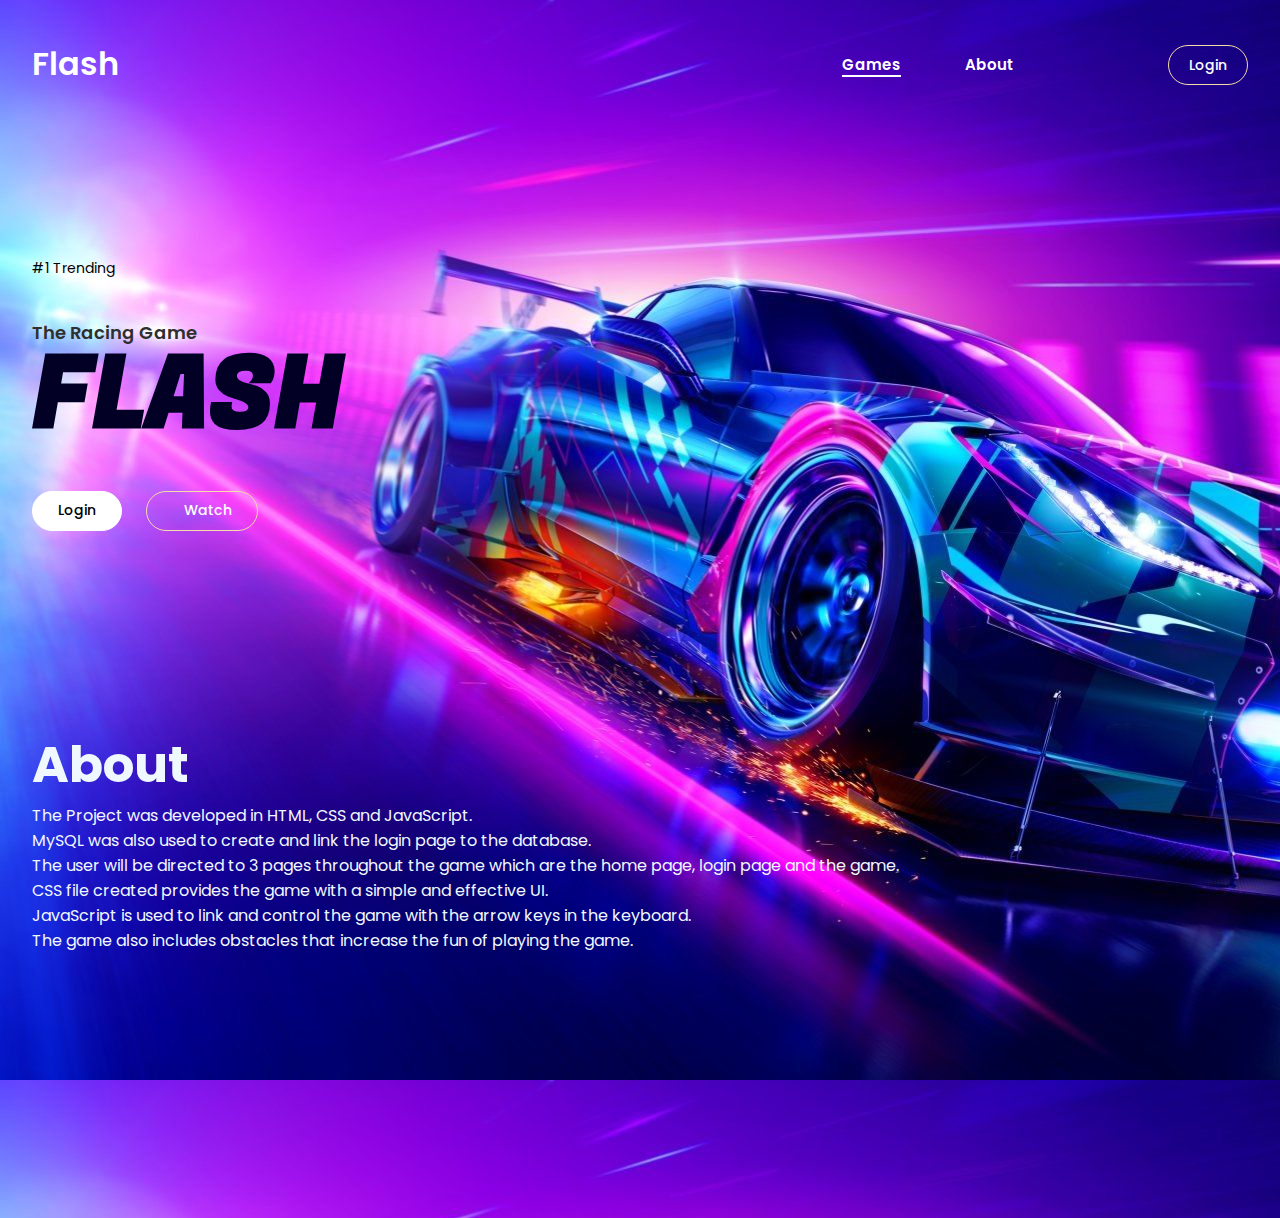
<file: GAME1.HTML>
<!DOCTYPE html>
<html lang="en">
<head>

   <title>FLASH</title>
   <link rel="stylesheet" href="style.css">
  
   <link rel="preconnect" href="https://fonts.googleapis.com">
   <link rel="preconnect" href="https://fonts.gstatic.com" crossorigin>
   <link href="https://fonts.googleapis.com/css2?family=Fugaz+One&family=Poppins:wght@100;200;300;400;600;700;800&display=swap" rel="stylesheet">
   
   <link rel="stylesheet" href="https://cdnjs.cloudflare.com/ajax/libs/font-awesome/6.2.1/css/all.min.css" integrity="sha512-MV7K8+y+gLIBoVD59lQIYicR65iaqukzvf/nwasF0nqhPay5w/9lJmVM2hMDcnK1OnMGCdVK+iQrJ7lzPJQd1w==" crossorigin="anonymous" referrerpolicy="no-referrer" />
   
   
</head>
<body>
   <section class="hero">
     <div class="main-width">
       <header>
         <div class="logo">
         <h2><a href="#">Flash <i class="fa-solid fa-bolt"></i></a></h2>
         </div>
         
         <nav>
            <ul>
              <li class="active"><a href="GAME1.HTML">Games</a></li>
                <li><a href="#about">About</a></li>
                  <!-- <li><a href="#">Faq</a></li>
                    <li><a href="#">Chat</a></li> -->
                      <li class="btn"><a href="login.html">Login</a></li>
            
            </ul>
         
         
         </nav>
       
       </header>
       <div class="content">
           <div class="main-text">
           <h6>#1 Trending</h6>
           <h3>The Racing Game</h3>
           <h1>FLASH</h1>
         
         
           <a href="login.html">Login</a>
           <a href="https://www.youtube.com/watch?v=9ewiJJe_nYI" class="cta"><i class="fa-solid fa-play"></i>Watch</a>
           
           
           </div>
           <div id="about">
            <h1 style="font-size: 50px ;color: aliceblue; position: relative; padding-top:12%; ">
                  About
            </h1>
            <P style="color: aliceblue">
             The Project was developed in HTML, CSS and JavaScript. </br>
             MySQL was also used to create and link the login page to the database.  </br>
             The user will be directed to 3 pages throughout the game which are the home page, login page and the game.  </br>
             CSS file created provides the game with a simple and effective UI. </br>
              JavaScript is used to link and control the game with the arrow keys in the keyboard. </br>
             The game also includes obstacles that increase the fun of playing the game.  </br>
            </P>

          </div>
           
           <div class="social">
           
               <a href="#"><i class="fa-brands fa-windows"></i></a> 
              
               <a href="#"><i class="fa-brands fa-apple"></i></a> 
               
                  <a href="#"><i class="fa-brands fa-android"></i></a> 
               
             
           
           </div>
        
       </div>
       </div>
       
    </section>   
</body>
</html>
</file>
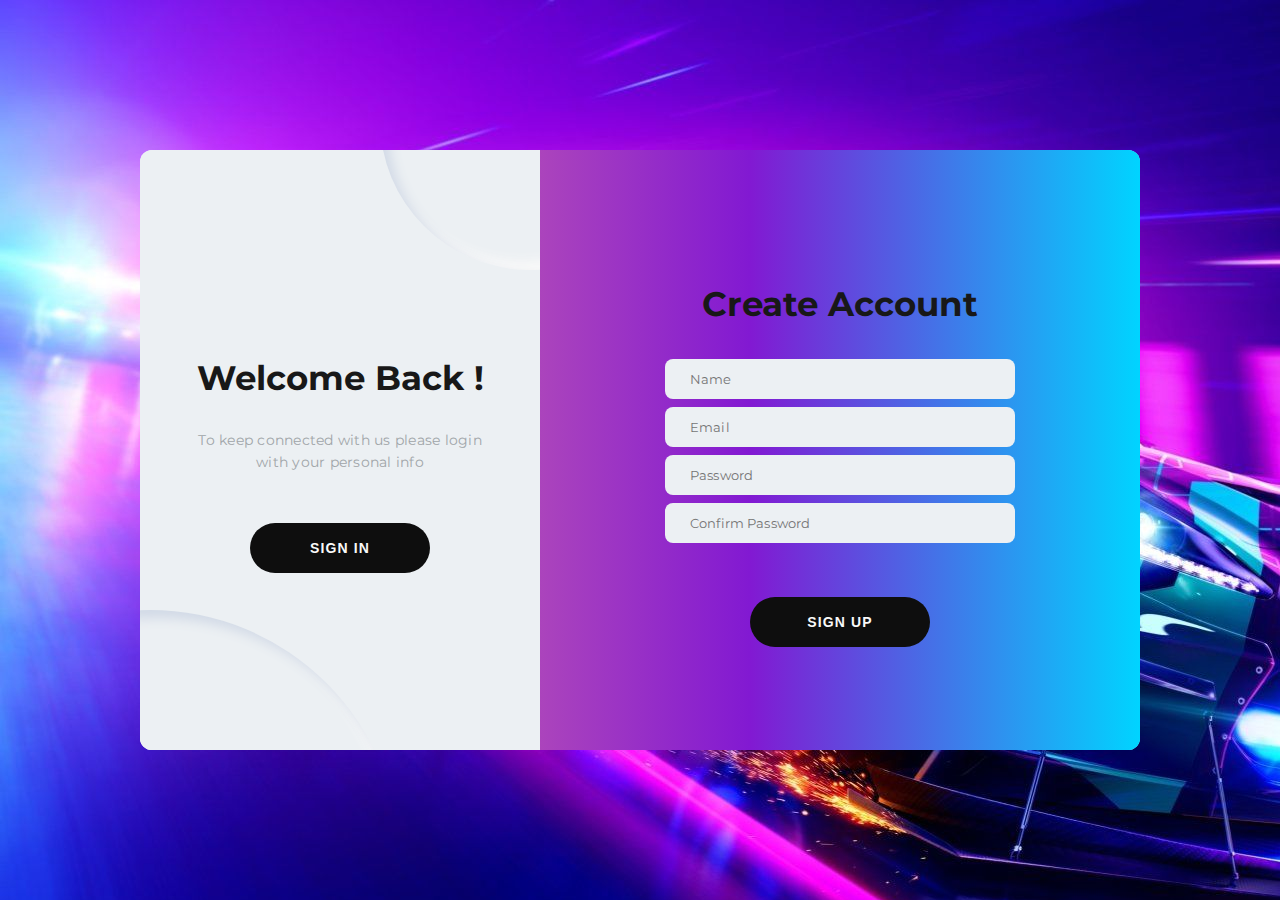
<file: login.html>
<!DOCTYPE html>
<html lang="es" dir="ltr">
  <head>
    <meta name="viewport" content="width=device-width, user-scalable=no, initial-scale=1.0">
    <meta charset="utf-8">
    <link rel="stylesheet" type="text/css" href="main.css"><link href="https://fonts.googleapis.com/css2?family=Montserrat:wght@400;700;800&display=swap" rel="stylesheet">
  </head>
  <body>
    <div class="main">
      <div class="container a-container" id="a-container">
        <form class="form" id="a-form" method="post" action="reg.php">
          <h2 class="form_title title">Create Account</h2>
      
          <input class="form__input" type="text" placeholder="Name" name="name">
          <input class="form__input" type="text" placeholder="Email" name="email">
          <input class="form__input" type="password" placeholder="Password" name="password">
          <input class="form__input" type="password" placeholder="Confirm Password" name="password_confirmation">
           <input type="submit" class="form__button button " value="SIGN UP" ></button> 
         
        </form>
      </div>
      <div class="container b-container" id="b-container">
        <form class="form" id="b-form" method="post" action="sign_in.php">
          <h2 class="form_title title">Sign in to Website</h2>
    
          <input class="form__input" type="text" placeholder="Email" name="email">
          <input class="form__input" type="password" placeholder="Password" name="password"><a class="form__link">Forgot your password?</a>
          <input type="submit" class="form__button button " value="SIGN IN" ></button> 
         

        </form>
      </div>
      <div class="switch" id="switch-cnt">
        <div class="switch__circle"></div>
        <div class="switch__circle switch__circle--t"></div>
        <div class="switch__container" id="switch-c1">
          <h2 class="switch__title title">Welcome Back !</h2>
          <p class="switch__description description">To keep connected with us please login with your personal info</p>
          <button class="switch__button button switch-btn">SIGN IN</button>
        </div>
        <div class="switch__container is-hidden" id="switch-c2">
          <h2 class="switch__title title">Hello Friend !</h2>
          <p class="switch__description description">Enter your personal details and start journey with us</p>
          <button class="switch__button button switch-btn">SIGN UP</button>
        </div>
      </div>
    </div>
    <script src="main.js"></script>
  </body>
</html>
</file>
<file: style.css>
*{
	padding: 0;
	margin: 0;
	box-sizing: border-box;
	font-family: 'Fugaz One', cursive;
	font-family: 'Poppins', sans-serif;
}	


body{
    overflow-x: hidden;
}

.main-width{
      width: 1400px;
      max-width: 95%;
      margin: 0 auto;
}
.hero{
    height: 100%;
    width: 100%;
    min-height: 100vh;
    background: radial-gradient(#f9d349,20%,#d57e12);
     background-image: url('123.jpg');
    position: relative;

}


.hero header .logo h2 a{
display: block;
font-size: 32px;
font-weight: 600;
text-decoration:none;
color: white;
}

.hero header{
  display: flex;
  align-items: center;
  justify-content: space-between;
  padding: 40px 0 30px;
}


nav ul li{
   list-style: none;
   display: inline-block;
}

nav ul li a{
    text-decoration: none;
    color: white;
    margin-left: 60px;
    font-size: 15px;
    font-weight: 600;
    border-bottom: 2px solid transparent;
    transition: .4s;
}

nav ul li:not(:last-child) a:hover,
nav ul li:not(:last-child) a:focus{
         border-bottom: 2px solid white;
}

nav ul li.active a{
       border-bottom: 2px solid white;
} 

nav ul li.btn a{
       background: transparent;
       color: white;
       border: 1px solid #f5dca8;
       padding: 9px 20px;
       border-radius: 30px;
       line-height: 1.4;
       font-size: 14px;
       font-weight: 500;
       margin-left: 150px;
}

nav ul li.btn:hover a{
       border: 1px solid white;
       color: black;
       background: white;
       transition: .4s;
 
}


.content{
   padding-top: 140px;
   
}

.content .main-text{
      position: relative;
      z-index: 2;
      margin-bottom: 50px;
  
}

.content .main-text h6{
      font-size: 14px;
      font-weight: 400;
      color: rgb(0, 0, 0);
      margin-bottom: 40px;

}

.content .main-text h1{
  
    font-size: 100px;
    line-height: 1;
    color: rgb(2,0,36);
  
color: linear-gradient(28deg, rgba(2,0,36,1) 0%, rgba(14,74,89,1) 0%, rgba(7,139,167,1) 0%, rgba(7,139,167,1) 8%, rgba(10,110,132,1) 98%, rgba(0,212,255,1) 100%);
   
    margin: 0px 0px 45px;
    font-family: 'Fugaz One', serif;
}


.content .main-text h3{
      font-size: 18px;
      font-weight: 600;
      color: rgb(47, 47, 47);

}


.content .main-text p{
         max-width: 100%;
         width: 480px;
         color: white;
         line-height: 1.8;
         font-size: 15px;
         margin-bottom: 50px;

}

.content .main-text a{
   display: inline-block;
   text-decoration: none;
   color: black;
   background: white;
   border: 1px solid white;
   padding: 9px 25px;
   line-height: 1.4;
   border-radius: 30px;
   font-size: 14px;
   font-weight: 500;
   
   
}


.content .main-text a:hover{
     transform: scale(1.2);
     border: 1px solid #f5dca8;
     background: transparent;
     color: white;
     transition: .4s;


}

.content .main-text a.cta{
        border: 1px solid #f5dca8;
        color: white;
        background: transparent;
        margin-left: 20px;
}

.content .main-text a.cta i{
         margin-right: 12px;

}
.content .main-text a.cta:hover{
        color: black;
        background: white;
        border: 1px solid white;
        transition: .4s;

}

.content .social{
  positon: relative;
  z-index: 2;
  margin-top: 200px;
  padding-bottom: 40px;
}     

.content .social a{
       display: inline-block;
       color: #ffffff;
       margin-right: 25px;
       font-size: 24px;

}

.content .social a:hover{
transform:scale(1.2);
transition:.4s;
color:white;
}
.image{
position:absolute;
width:100%;
height:85%;
bottom:0;
right:0;
text-align:right;
}
</file>
<file: main.css>
*, *::after, *::before {
    margin: 0;
    padding: 0;
    box-sizing: border-box;
    user-select: none;
  }
  
  /* Generic */
  body {
    width: 100%;
    height: 100vh;
    display: flex;
    justify-content: center;
    align-items: center;
    font-family: "Montserrat", sans-serif;
    font-size: 12px;
    background-image: url('123.jpg');
    background-color: #ecf0f3;
    color: #a0a5a8;
  }
  
  /**/
  .main {
    position: relative;
    width: 1000px;
    min-width: 1000px;
    min-height: 600px;
    height: 600px;
    padding: 25px;
     background-color: #ecf0f3; 
    /* box-shadow: 10px 10px 10px #d1d9e6, -10px -10px 10px #f9f9f9; */
    border-radius: 12px;
    overflow: hidden;
  }
  @media (max-width: 1200px) {
    .main {
      transform: scale(0.7);
    }
  }
  @media (max-width: 1000px) {
    .main {
      transform: scale(0.6);
    }
  }
  @media (max-width: 800px) {
    .main {
      transform: scale(0.5);
    }
  }
  @media (max-width: 600px) {
    .main {
      transform: scale(0.4);
    }
  }
  
  .container {
    display: flex;
    justify-content: center;
    align-items: center;
    position: absolute;
    top: 0;
    width: 600px;
    height: 100%;
    padding: 25px;
    background: rgb(171,68,188); 
    background: linear-gradient(90deg, rgba(171,68,188,1) 0%, rgba(130,25,210,1) 35%, rgba(0,212,255,1) 100%); 
    /* background-color: #5a758a; */
    transition: 1.25s;
  }
  
  .form {
    display: flex;
    justify-content: center;
    align-items: center;
    flex-direction: column;
    width: 100%;
    height: 100%;
  }
  .form__icon {
    object-fit: contain;
    width: 30px;
    margin: 0 5px;
    opacity: 0.5;
    transition: 0.15s;
  }
  .form__icon:hover {
    opacity: 1;
    transition: 0.15s;
    cursor: pointer;
  }
  .form__input {
    width: 350px;
    height: 40px;
    margin: 4px 0;
    padding-left: 25px;
    font-size: 13px;
    letter-spacing: 0.15px;
    border: none;
    outline: none;
    font-family: "Montserrat", sans-serif;
    background-color: #ecf0f3;
    transition: 0.25s ease;
    border-radius: 8px;
    /* box-shadow: inset 2px 2px 4px #d1d9e6, inset -2px -2px 4px #f9f9f9; */
  }
  .form__input:focus {
    /* box-shadow: inset 4px 4px 4px #d1d9e6, inset -4px -4px 4px #f9f9f9; */
  }
  .form__span {
    margin-top: 30px;
    margin-bottom: 12px;
  }
  .form__link {
    color: #181818;
    font-size: 15px;
    margin-top: 25px;
    border-bottom: 1px solid #a0a5a8;
    line-height: 2;
  }
  
  .title {
    font-size: 34px;
    font-weight: 700;
    line-height: 3;
    color: #181818;
  }
  
  .description {
    font-size: 14px;
    letter-spacing: 0.25px;
    text-align: center;
    line-height: 1.6;
  }

  .sub1{
    width: 180px;
    height: 50px;
    border-radius: 25px;
    margin-top: 50px;
    font-weight: 700;
    font-size: 14px;
    letter-spacing: 1.15px;
    background-color: #0e0e0e;
    color: #f9f9f9;
    /* box-shadow: 8px 8px 16px #d1d9e6, -8px -8px 16px #f9f9f9; */
    border: none;
    outline: none;

  }
  
  .button {
    width: 180px;
    height: 50px;
    border-radius: 25px;
    margin-top: 50px;
    font-weight: 700;
    font-size: 14px;
    letter-spacing: 1.15px;
    background-color: #0e0e0e;
    color: #f9f9f9;
    /* box-shadow: 8px 8px 16px #d1d9e6, -8px -8px 16px #f9f9f9; */
    border: none;
    outline: none;
  }
  
  /**/
  .a-container {
    z-index: 100;
    left: calc(100% - 600px );
  }
  
  .b-container {
    left: calc(100% - 600px );
    z-index: 0;
  }
  
  .switch {
    display: flex;
    justify-content: center;
    align-items: center;
    position: absolute;
    top: 0;
    left: 0;
    height: 100%;
    width: 400px;
    padding: 50px;
    z-index: 200;
    transition: 1.25s;
    background-color: #ecf0f3;
    overflow: hidden;
    /* box-shadow: 4px 4px 10px #d1d9e6, -4px -4px 10px #f9f9f9; */
  }
  .switch__circle {
    position: absolute;
    width: 500px;
    height: 500px;
    border-radius: 50%;
    background-color: #ecf0f3;
    box-shadow: inset 8px 8px 12px #d1d9e6, inset -8px -8px 12px #f9f9f9;
    bottom: -60%;
    left: -60%;
    transition: 1.25s;
  }
  .switch__circle--t {
    top: -30%;
    left: 60%;
    width: 300px;
    height: 300px;
  }
  .switch__container {
    display: flex;
    justify-content: center;
    align-items: center;
    flex-direction: column;
    position: absolute;
    width: 400px;
    padding: 50px 55px;
    transition: 1.25s;
  }
  .switch__button {
    cursor: pointer;
  }
  .switch__button:hover {
    box-shadow: 6px 6px 10px #d1d9e6, -6px -6px 10px #f9f9f9;
    transform: scale(0.985);
    transition: 0.25s;
  }
  .button:hover {
    /* box-shadow: 6px 6px 10px #000000, -6px -6px 10px #f9f9f9; */
    transform: scale(0.985);
    transition: 0.25s;
  }
  .switch__button:active, .switch__button:focus {
    box-shadow: 2px 2px 6px #d1d9e6, -2px -2px 6px #f9f9f9;
    transform: scale(0.97);
    transition: 0.25s;
  }
  
  /**/
  .is-txr {
    left: calc(100% - 400px );
    transition: 1.25s;
    transform-origin: left;
  }
  
  .is-txl {
    left: 0;
    transition: 1.25s;
    transform-origin: right;
  }
  
  .is-z200 {
    z-index: 200;
    transition: 1.25s;
  }
  
  .is-hidden {
    visibility: hidden;
    opacity: 0;
    position: absolute;
    transition: 1.25s;
  }
  
  .is-gx {
    animation: is-gx 1.25s;
  }
  
  @keyframes is-gx {
    0%, 10%, 100% {
      width: 400px;
    }
    30%, 50% {
      width: 500px;
    }
  }
</file>
